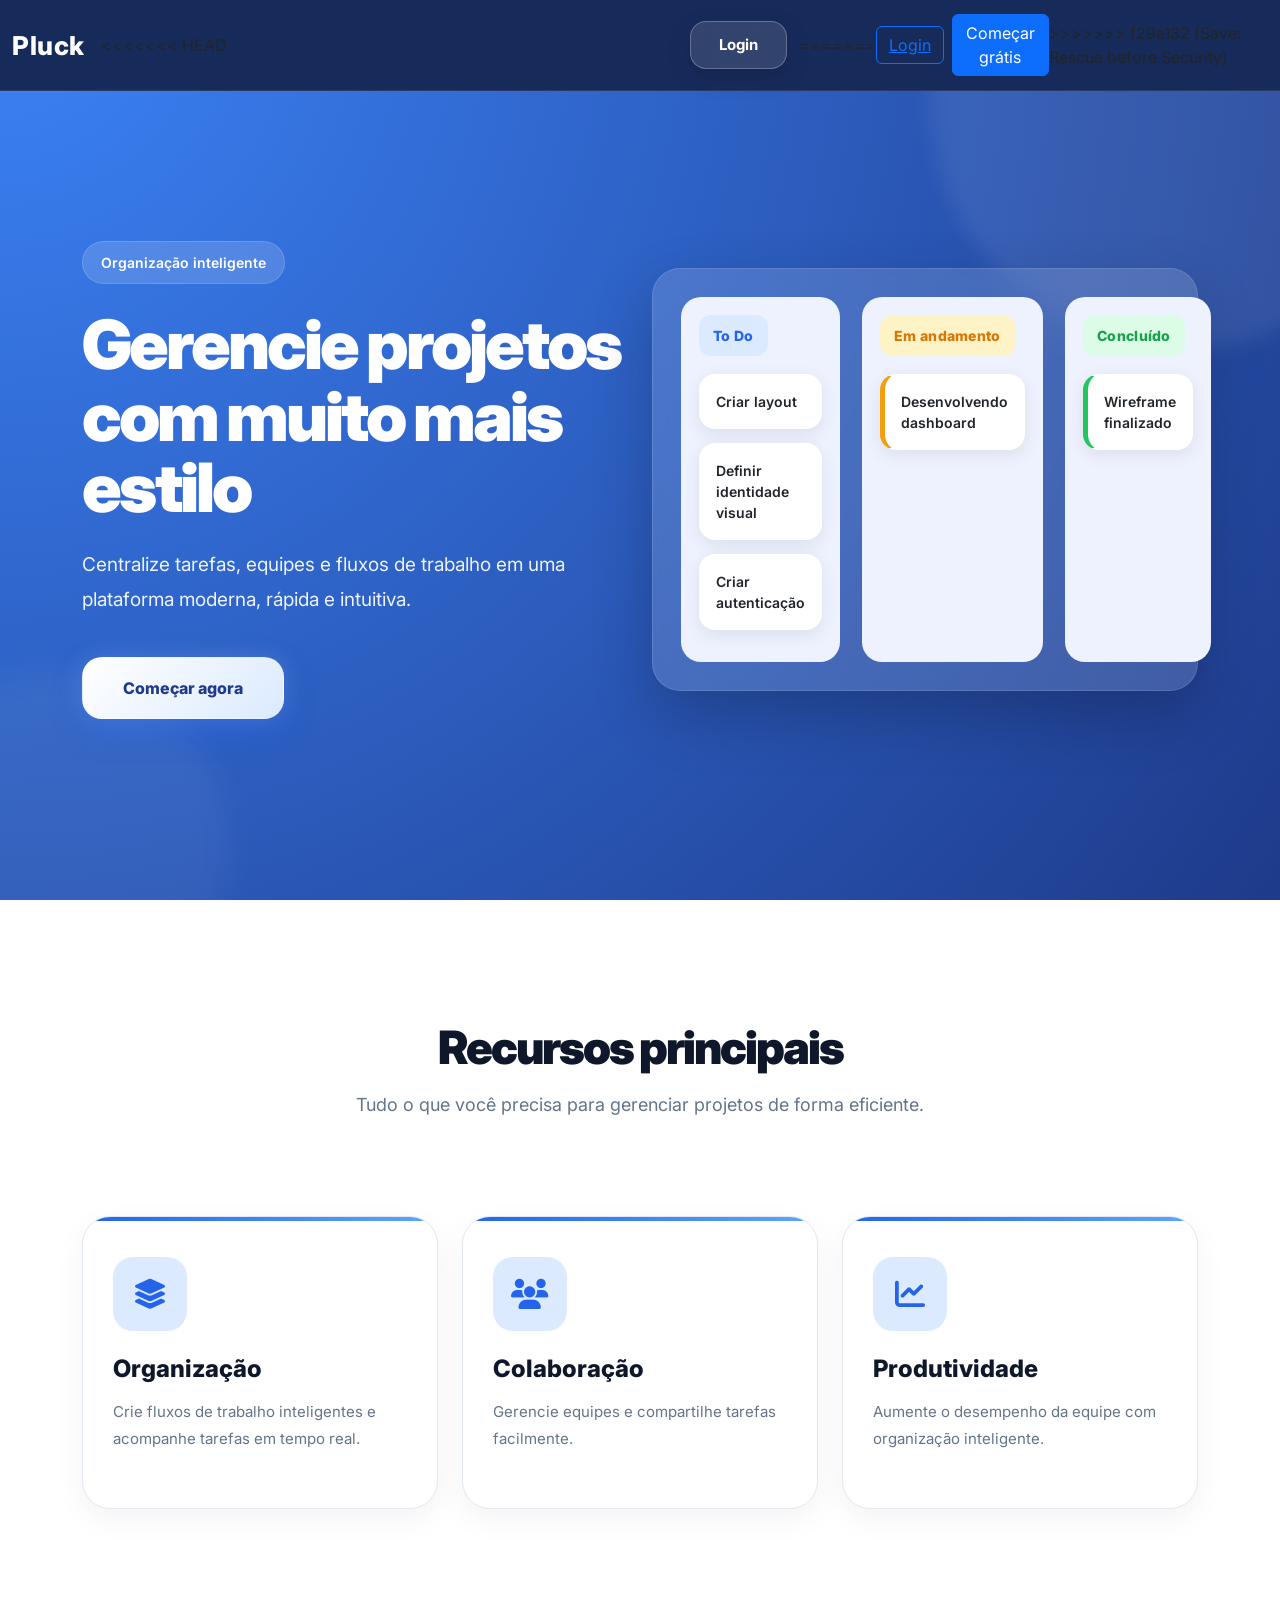
<file: frontend/index.html>
<!DOCTYPE html>
<html lang="pt-br">
<head>

    <meta charset="UTF-8">
    <meta name="viewport" content="width=device-width, initial-scale=1.0">

    <title>Pluck Manager</title>

    <link href="https://cdn.jsdelivr.net/npm/bootstrap@5.3.2/dist/css/bootstrap.min.css" rel="stylesheet">
    <link rel="stylesheet" href="homepage/home.css">

    <link rel="preconnect" href="https://fonts.googleapis.com">
    <link href="https://fonts.googleapis.com/css2?family=Inter:wght@400;500;600;700;800&display=swap" rel="stylesheet">

    <link rel="stylesheet"
          href="https://cdnjs.cloudflare.com/ajax/libs/font-awesome/6.5.1/css/all.min.css"/>

</head>

<body>

<!-- NAVBAR -->

<nav class="navbar navbar-expand-lg navbar-dark fixed-top custom-navbar">

    <div class="container">

        <a class="navbar-brand d-flex align-items-center gap-2" href="#">

            <span>Pluck</span>

        </a>

<<<<<<< HEAD
        <div class="ms-auto">
            <a href="login/login.html" class="btn btn-login">
                Login
            </a>
        </div>

    </div>
=======
</ul>

<button class="btn btn-outline-primary me-2"><a href="/login/login.html"> Login</a></button>
<button class="btn btn-primary"><a href="/register/register.html" class="text-white text-decoration-none"      > Começar grátis</a></button>

</div>
</div>
>>>>>>> f29a132 (Save: Rescue before Security)
</nav>

<!-- HERO -->

<section class="hero">

    <div class="container">

        <div class="row align-items-center">

            <div class="col-lg-6 hero-text">

<span class="badge-hero">
Organização inteligente
</span>

                <h1>
                    Gerencie projetos <br>
                    com muito mais estilo
                </h1>

                <p>
                    Centralize tarefas, equipes e fluxos de trabalho em uma plataforma moderna,
                    rápida e intuitiva.
                </p>

                <a href="register/register.html" class="btn btn-main">
                    Começar agora
                </a>

            </div>

            <div class="col-lg-6">

                <div class="kanban-board">

                    <div class="kanban-col">

                        <div class="kanban-title todo">
                            To Do
                        </div>

                        <div class="task">
                            Criar layout
                        </div>

                        <div class="task">
                            Definir identidade visual
                        </div>

                        <div class="task">
                            Criar autenticação
                        </div>

                    </div>

                    <div class="kanban-col">

                        <div class="kanban-title doing">
                            Em andamento
                        </div>

                        <div class="task active-task">
                            Desenvolvendo dashboard
                        </div>

                    </div>

                    <div class="kanban-col">

                        <div class="kanban-title done-title">
                            Concluído
                        </div>

                        <div class="task done">
                            Wireframe finalizado
                        </div>

                    </div>

                </div>

            </div>

        </div>

    </div>

</section>

<!-- FEATURES -->

<section class="features">

    <div class="container">

        <div class="section-title text-center">

            <h2>Recursos principais</h2>

            <p>
                Tudo o que você precisa para gerenciar projetos de forma eficiente.
            </p>

        </div>

        <div class="row g-4 mt-4">

            <div class="col-md-4">

                <div class="feature-card">

                    <div class="icon-box">
                        <i class="fa-solid fa-layer-group"></i>
                    </div>

                    <h4>Organização</h4>

                    <p>
                        Crie fluxos de trabalho inteligentes e acompanhe tarefas em tempo real.
                    </p>

                </div>

            </div>

            <div class="col-md-4">

                <div class="feature-card">

                    <div class="icon-box">
                        <i class="fa-solid fa-users"></i>
                    </div>

                    <h4>Colaboração</h4>

                    <p>
                        Gerencie equipes e compartilhe tarefas facilmente.
                    </p>

                </div>

            </div>

            <div class="col-md-4">

                <div class="feature-card">

                    <div class="icon-box">
                        <i class="fa-solid fa-chart-line"></i>
                    </div>

                    <h4>Produtividade</h4>

                    <p>
                        Aumente o desempenho da equipe com organização inteligente.
                    </p>

                </div>

            </div>

        </div>

    </div>

</section>

</body>
</html>
</file>
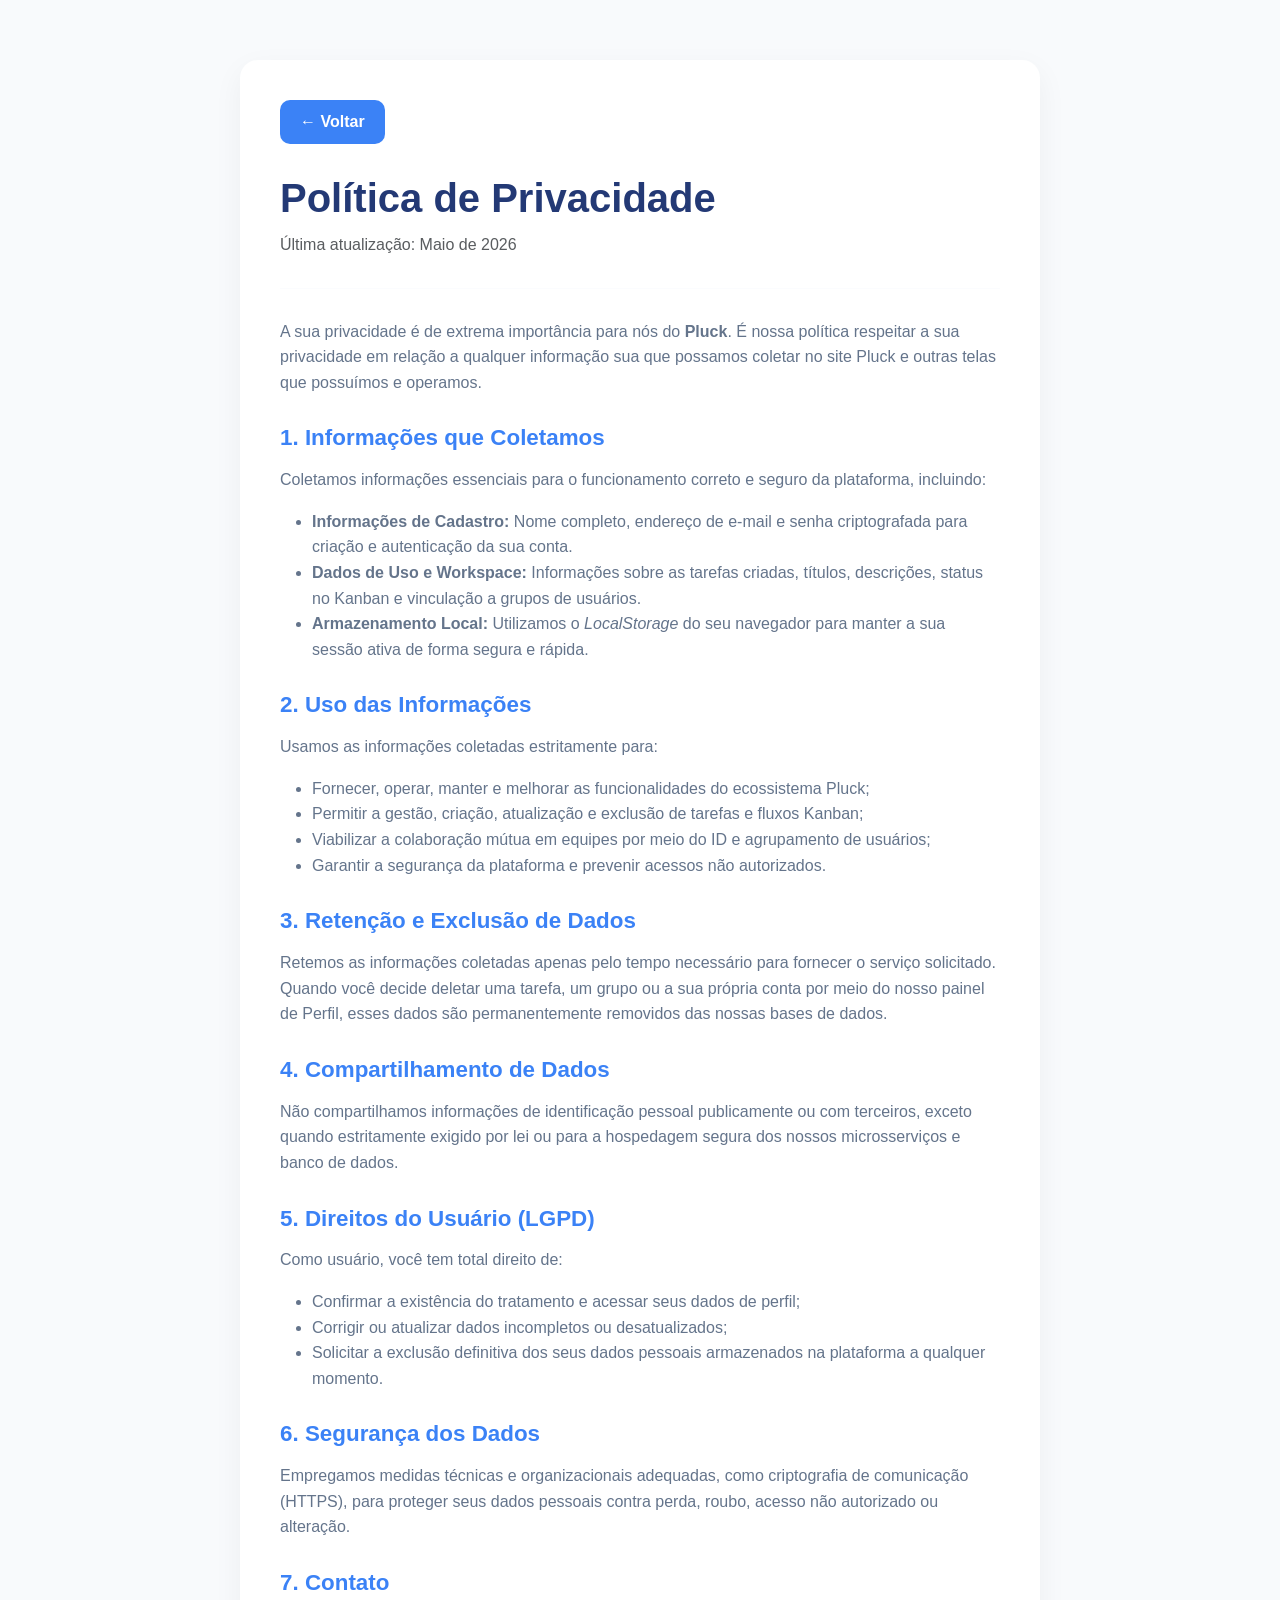
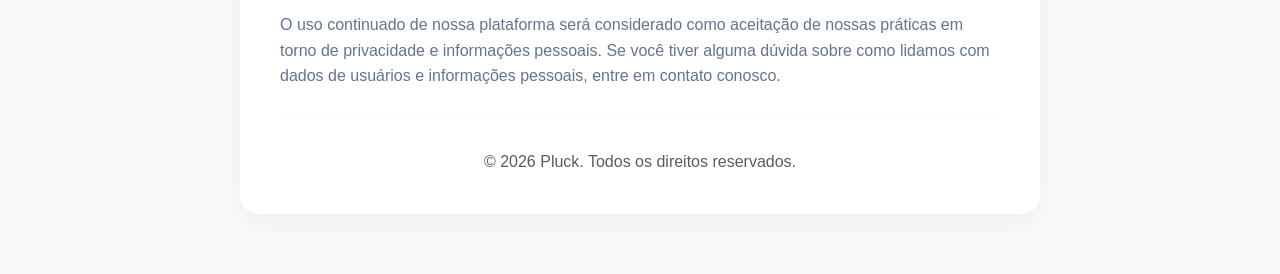
<file: frontend/kanban/politicas.html>
<!DOCTYPE html>
<html lang="pt-br">
<head>
    <meta charset="UTF-8">
    <meta name="viewport" content="width=device-width, initial-scale=1.0">
    <title>Política de Privacidade - Pluck</title>
    <link rel="icon" type="image/png" sizes="32x32" href="../assets/images/favicon-32x32.png">
    <link href="https://cdn.jsdelivr.net/npm/bootstrap@5.3.2/dist/css/bootstrap.min.css" rel="stylesheet">
    <style>
        body {
            background-color: #f8fafc;
            color: #334155;
            font-family: -apple-system, BlinkMacSystemFont, "Segoe UI", Roboto, sans-serif;
        }
        .policy-container {
            max-width: 800px;
            margin: 60px auto;
            background: #ffffff;
            padding: 40px;
            border-radius: 18px;
            box-shadow: 0 10px 30px rgba(0, 0, 0, 0.05);
        }
        h1 {
            color: #233975;
            font-weight: 700;
            margin-bottom: 10px;
        }
        h2 {
            color: #3b82f6;
            font-size: 1.4rem;
            font-weight: 600;
            margin-top: 30px;
            margin-bottom: 15px;
        }
        p, li {
            line-height: 1.6;
            font-size: 1rem;
            color: #64748b;
        }
        .back-btn {
            background-color: #3b82f6;
            color: white;
            border: none;
            padding: 10px 20px;
            border-radius: 10px;
            font-weight: 600;
            text-decoration: none;
            display: inline-block;
            margin-bottom: 30px;
            transition: background 0.2s;
        }
        .back-btn:hover {
            background-color: #2563eb;
            color: white;
        }
        hr {
            border-top: 1px solid #edf2f9;
            margin: 30px 0;
        }
    </style>
</head>
<body>

<div class="container">
    <div class="policy-container">
        <a href="https://pluck-woad.vercel.app/kanban/kanban.html" class="back-btn">← Voltar</a>

        <h1>Política de Privacidade</h1>
        <p class="text-muted">Última atualização: Maio de 2026</p>
        <hr>

        <p>A sua privacidade é de extrema importância para nós do <strong>Pluck</strong>. É nossa política respeitar a sua privacidade em relação a qualquer informação sua que possamos coletar no site Pluck e outras telas que possuímos e operamos.</p>

        <h2>1. Informações que Coletamos</h2>
        <p>Coletamos informações essenciais para o funcionamento correto e seguro da plataforma, incluindo:</p>
        <ul>
            <li><strong>Informações de Cadastro:</strong> Nome completo, endereço de e-mail e senha criptografada para criação e autenticação da sua conta.</li>
            <li><strong>Dados de Uso e Workspace:</strong> Informações sobre as tarefas criadas, títulos, descrições, status no Kanban e vinculação a grupos de usuários.</li>
            <li><strong>Armazenamento Local:</strong> Utilizamos o <em>LocalStorage</em> do seu navegador para manter a sua sessão ativa de forma segura e rápida.</li>
        </ul>

        <h2>2. Uso das Informações</h2>
        <p>Usamos as informações coletadas estritamente para:</p>
        <ul>
            <li>Fornecer, operar, manter e melhorar as funcionalidades do ecossistema Pluck;</li>
            <li>Permitir a gestão, criação, atualização e exclusão de tarefas e fluxos Kanban;</li>
            <li>Viabilizar a colaboração mútua em equipes por meio do ID e agrupamento de usuários;</li>
            <li>Garantir a segurança da plataforma e prevenir acessos não autorizados.</li>
        </ul>

        <h2>3. Retenção e Exclusão de Dados</h2>
        <p>Retemos as informações coletadas apenas pelo tempo necessário para fornecer o serviço solicitado. Quando você decide deletar uma tarefa, um grupo ou a sua própria conta por meio do nosso painel de Perfil, esses dados são permanentemente removidos das nossas bases de dados.</p>

        <h2>4. Compartilhamento de Dados</h2>
        <p>Não compartilhamos informações de identificação pessoal publicamente ou com terceiros, exceto quando estritamente exigido por lei ou para a hospedagem segura dos nossos microsserviços e banco de dados.</p>

        <h2>5. Direitos do Usuário (LGPD)</h2>
        <p>Como usuário, você tem total direito de:</p>
        <ul>
            <li>Confirmar a existência do tratamento e acessar seus dados de perfil;</li>
            <li>Corrigir ou atualizar dados incompletos ou desatualizados;</li>
            <li>Solicitar a exclusão definitiva dos seus dados pessoais armazenados na plataforma a qualquer momento.</li>
        </ul>

        <h2>6. Segurança dos Dados</h2>
        <p>Empregamos medidas técnicas e organizacionais adequadas, como criptografia de comunicação (HTTPS), para proteger seus dados pessoais contra perda, roubo, acesso não autorizado ou alteração.</p>

        <h2>7. Contato</h2>
        <p>O uso continuado de nossa plataforma será considerado como aceitação de nossas práticas em torno de privacidade e informações pessoais. Se você tiver alguma dúvida sobre como lidamos com dados de usuários e informações pessoais, entre em contato conosco.</p>

        <hr>
        <div class="text-center text-muted footer-text">
            <span>© 2026 Pluck. Todos os direitos reservados.</span>
        </div>
    </div>
</div>

</body>
</html>
</file>
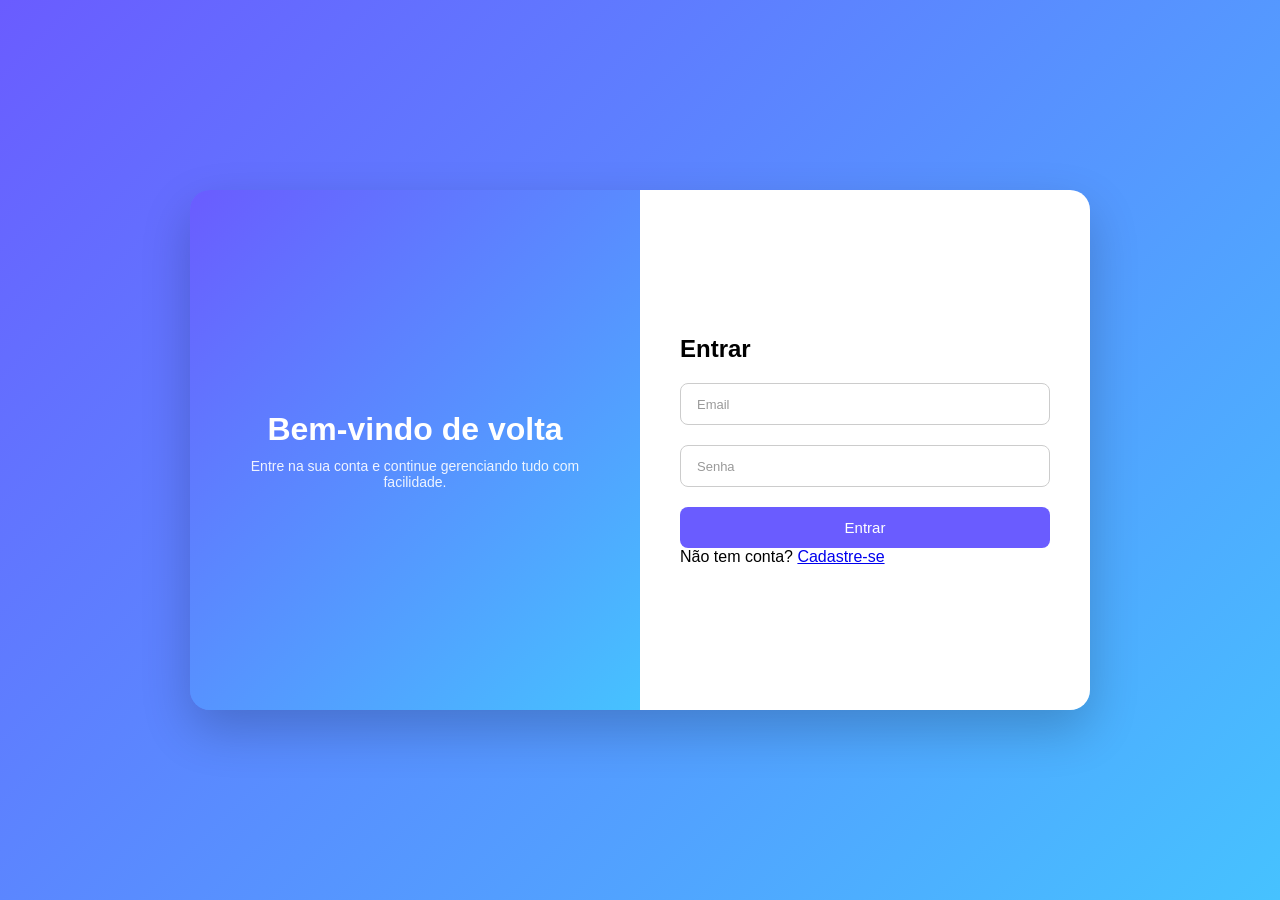
<file: frontend/login/login.html>
<!DOCTYPE html>
<html lang="pt-br">
<head>
    <meta charset="UTF-8">
    <meta name="viewport" content="width=device-width, initial-scale=1.0">
    <title>Login - Pluck</title>
    <link rel="stylesheet" href="login.css">
    <link rel="icon" type="image/png" sizes="32x32" href="../assets/images/favicon-32x32.png">
<link rel="icon" type="image/png" sizes="16x16" href="../assets/images/favicon-16x16.png">

</head>

<body>

<div id="pluckToast" class="toast text-white border-0" role="alert" aria-live="assertive" aria-atomic="true"
     style="position: fixed !important; top: 24px !important; right: 24px !important; z-index: 99999 !important;
            border-radius: 16px; box-shadow: 0 12px 40px rgba(0, 0, 0, 0.25); min-width: 320px; display: none;
            backdrop-filter: blur(8px); -webkit-backdrop-filter: blur(8px); transition: all 0.4s cubic-bezier(0.175, 0.885, 0.32, 1.275);">
    <div class="d-flex align-items-center" style="padding: 16px;">
        <div id="toastIcon" style="font-size: 20px; margin-right: 12px; display: flex; align-items-center;"></div>

        <div class="toast-body fw-medium" id="toastMessage" style="font-size: 14px; font-family: -apple-system, BlinkMacSystemFont, 'Segoe UI', Roboto, Helvetica, Arial, sans-serif; flex-grow: 1; letter-spacing: -0.2px; line-height: 1.4;">
        </div>

        <button type="button" class="btn-close btn-close-white ms-auto me-1" data-bs-dismiss="toast" aria-label="Close" style="box-shadow: none; opacity: 0.6; width: 0.8em; height: 0.8em;"></button>
    </div>
</div>

<div class="container">

    <div class="card">

        <!-- LADO ESQUERDO -->
        <div class="left">
            <h1>Bem-vindo de volta</h1>
            <p>
                Entre na sua conta e continue gerenciando tudo com facilidade.
            </p>
        </div>

        <!-- LADO DIREITO -->
        <div class="right">
            <h2>Entrar</h2>

            <form id="loginForm">

                <div class="input-group">
                    <input type="email" id="email" required>
                    <label>Email</label>
                </div>

                <div class="input-group">
                    <input type="password" id="password" required>
                    <label>Senha</label>
                </div>

                <button type="submit">Entrar</button>

            </form>

            <p class="link">
                Não tem conta? <a href="../register/register.html">Cadastre-se</a>
            </p>

        </div>

    </div>

</div>

<script src="https://cdn.jsdelivr.net/npm/bootstrap@5.3.2/dist/js/bootstrap.bundle.min.js"></script>
<script src="login.js"></script>

</body>
</html>
</file>
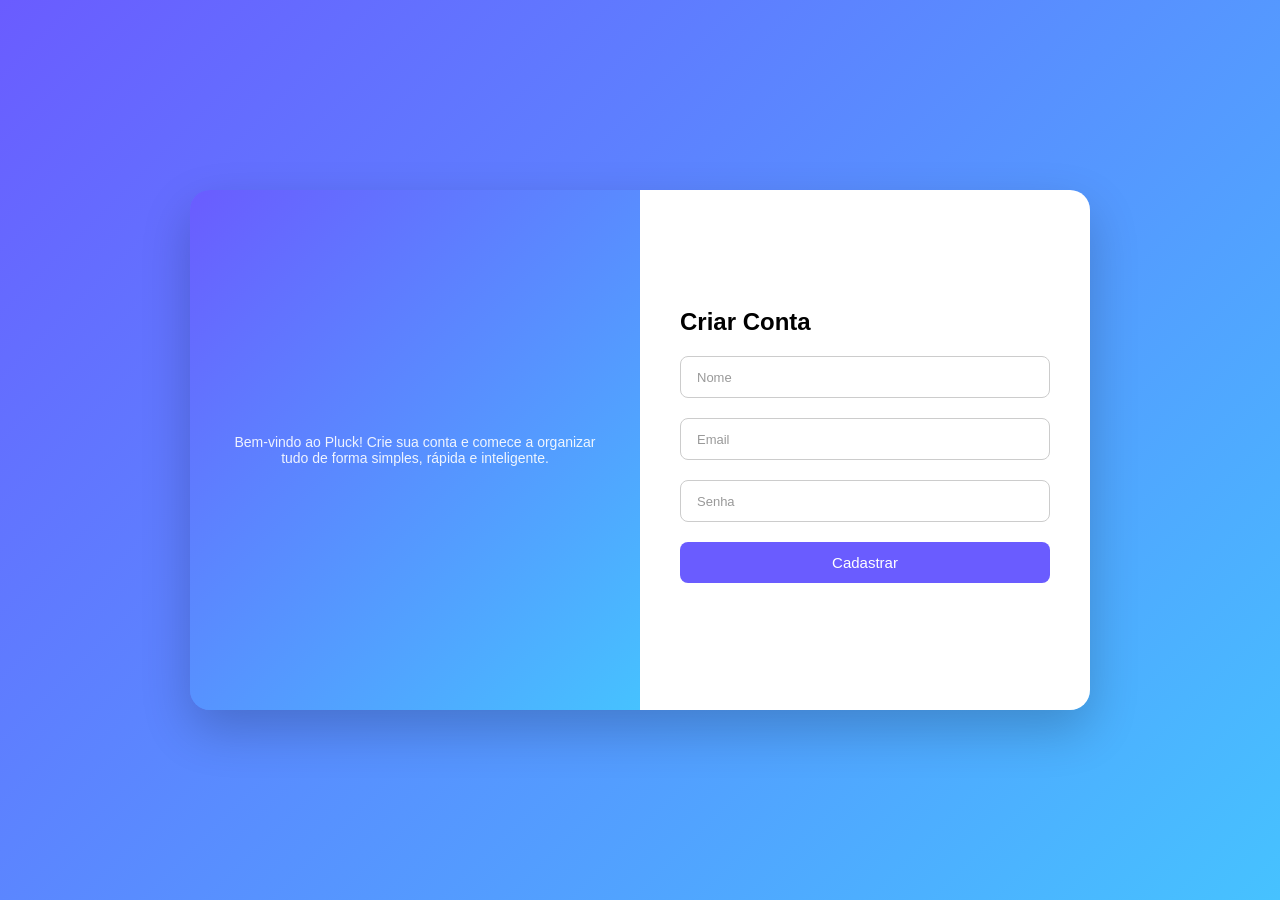
<file: frontend/register/register.html>
<!DOCTYPE html>
<html lang="pt-BR">
<head>
  <meta charset="UTF-8">
  <meta name="viewport" content="width=device-width, initial-scale=1.0">
  <title>Cadastro - Pluck</title>
  <link rel="stylesheet" href="register.css">
  <link rel="icon" type="image/png" sizes="32x32" href="../assets/images/favicon-32x32.png">
<link rel="icon" type="image/png" sizes="16x16" href="../assets/images/favicon-16x16.png">

</head>
<body>

<div id="pluckToast" class="toast text-white border-0" role="alert" aria-live="assertive" aria-atomic="true"
     style="position: fixed !important; top: 24px !important; right: 24px !important; z-index: 99999 !important;
            border-radius: 16px; box-shadow: 0 12px 40px rgba(0, 0, 0, 0.25); min-width: 320px; display: none;
            backdrop-filter: blur(8px); -webkit-backdrop-filter: blur(8px); transition: all 0.4s cubic-bezier(0.175, 0.885, 0.32, 1.275);">
  <div class="d-flex align-items-center" style="padding: 16px;">
    <div id="toastIcon" style="font-size: 20px; margin-right: 12px; display: flex; align-items-center;"></div>

    <div class="toast-body fw-medium" id="toastMessage" style="font-size: 14px; font-family: -apple-system, BlinkMacSystemFont, 'Segoe UI', Roboto, Helvetica, Arial, sans-serif; flex-grow: 1; letter-spacing: -0.2px; line-height: 1.4;">
    </div>

    <button type="button" class="btn-close btn-close-white ms-auto me-1" data-bs-dismiss="toast" aria-label="Close" style="box-shadow: none; opacity: 0.6; width: 0.8em; height: 0.8em;"></button>
  </div>
</div>

<div class="container">

  <!-- CARD -->
  <div class="card">

    <!-- LADO ESQUERDO -->
    <div class="left">

      <p>
        Bem-vindo ao Pluck! Crie sua conta e comece a organizar tudo de forma simples,
        rápida e inteligente.
      </p>
    </div>

    <!-- LADO DIREITO -->
    <div class="right">
      <h2>Criar Conta</h2>

      <form id="cadastroForm">
        <div class="input-group">
          <input type="text" id="name" required>
          <label>Nome</label>
        </div>

        <div class="input-group">
          <input type="email" id="email" required>
          <label>Email</label>
        </div>

        <div class="input-group">
          <input type="password" id="password" required>
          <label>Senha</label>
        </div>

        <button type="submit">Cadastrar</button>
      </form>

      <div class="msg" id="msg"></div>
    </div>

  </div>

</div>

<script src="https://cdn.jsdelivr.net/npm/bootstrap@5.3.2/dist/js/bootstrap.bundle.min.js"></script>
<script src="register.js"></script>
</body>
</html>
</file>
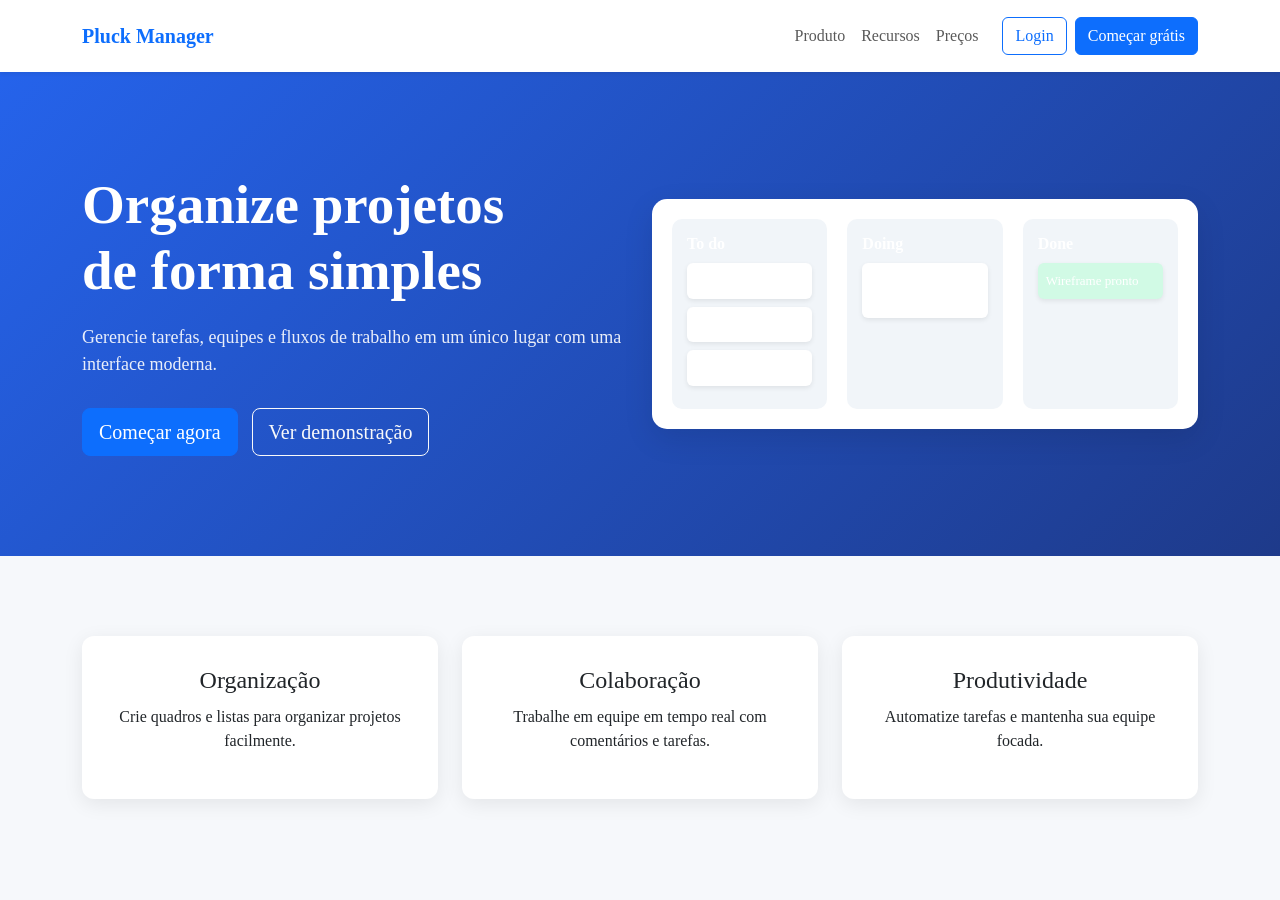
<file: manager/src/main/resources/static/homepage/home.html>
<!DOCTYPE html>
<html lang="pt-br">
<head>

<meta charset="UTF-8">
<meta name="viewport" content="width=device-width, initial-scale=1.0">

<title>Pluck</title>

<link href="https://cdn.jsdelivr.net/npm/bootstrap@5.3.2/dist/css/bootstrap.min.css" rel="stylesheet">

<link rel="stylesheet" href="home.css">

</head>
<body>
<nav class="navbar navbar-expand-lg navbar-light bg-white shadow-sm py-3">
<div class="container">

<a class="navbar-brand fw-bold text-primary" href="#">Pluck Manager</a>

<button class="navbar-toggler" data-bs-toggle="collapse" data-bs-target="#menu">
<span class="navbar-toggler-icon"></span>
</button>

<div class="collapse navbar-collapse" id="menu">

<ul class="navbar-nav ms-auto me-3">

<li class="nav-item">
<a class="nav-link" href="#">Produto</a>
</li>

<li class="nav-item">
<a class="nav-link" href="#">Recursos</a>
</li>

<li class="nav-item">
<a class="nav-link" href="#">Preços</a>
</li>

</ul>

<button class="btn btn-outline-primary me-2">Login</button>
<button class="btn btn-primary">Começar grátis</button>

</div>
</div>
</nav>


<section class="hero">

<div class="container">

<div class="row align-items-center">

<div class="col-lg-6 hero-text">

<h1>
Organize projetos <br>
de forma simples
</h1>

<p>
Gerencie tarefas, equipes e fluxos de trabalho em um único lugar com uma interface moderna.
</p>

<div class="hero-buttons">

<button class="btn btn-primary btn-lg">
Começar agora
</button>

<button class="btn btn-outline-light btn-lg">
Ver demonstração
</button>

</div>

</div>


<div class="col-lg-6">

<div class="kanban-board">

<div class="kanban-col">

<h6>To do</h6>

<div class="task">Criar layout</div>
<div class="task">Definir cores</div>
<div class="task">Criar login</div>

</div>


<div class="kanban-col">

<h6>Doing</h6>

<div class="task">Desenvolvendo interface</div>

</div>


<div class="kanban-col">

<h6>Done</h6>

<div class="task done">Wireframe pronto</div>

</div>

</div>

</div>

</div>
</div>
</section>

<section class="features">

<div class="container">

<div class="row text-center">

<div class="col-md-4">

<div class="feature-card">

<h4>Organização</h4>

<p>Crie quadros e listas para organizar projetos facilmente.</p>

</div>
</div>
<div class="col-md-4">

<div class="feature-card">

<h4>Colaboração</h4>

<p>Trabalhe em equipe em tempo real com comentários e tarefas.</p>
</div>
</div>
<div class="col-md-4">

<div class="feature-card">

<h4>Produtividade</h4>

<p>Automatize tarefas e mantenha sua equipe focada.</p>

</div>
</div>
</div>
</div>
</section>

<script src="https://cdn.jsdelivr.net/npm/bootstrap@5.3.2/dist/js/bootstrap.bundle.min.js"></script>

</body>
</html>
</file>
<file: frontend/homepage/home.css>
*{
margin:0;
padding:0;
box-sizing:border-box;
}

body{
font-family:'Inter',sans-serif;
background:#f4f7fb;
overflow-x:hidden;
}

/* NAVBAR */

.custom-navbar{
background:#172b5b;
padding:14px 0;
border-bottom:1px solid rgba(255,255,255,0.08);
position:fixed;
top:0;
left:0;
width:100%;
z-index:999;
backdrop-filter:blur(12px);
}


.navbar-brand{
font-weight:800;
font-size:26px;
color:white !important;
letter-spacing:0.5px;
display:flex;
align-items:center;
gap:14px;
}

/* LOGIN BUTTON */

.btn-login{
background:rgba(255,255,255,0.12);
border:1px solid rgba(255,255,255,0.25);
backdrop-filter:blur(12px);
color:white;
padding:12px 28px;
border-radius:16px;
font-weight:700;
font-size:15px;
text-decoration:none;
transition:all 0.35s ease;
display:inline-flex;
align-items:center;
justify-content:center;
box-shadow:0 8px 25px rgba(0,0,0,0.15);
position:relative;
overflow:hidden;
}

.btn-login::before{
content:"";
position:absolute;
top:0;
left:-120%;
width:100%;
height:100%;
background:linear-gradient(
120deg,
transparent,
rgba(255,255,255,0.35),
transparent
);
transition:0.7s;
}

.btn-login:hover::before{
left:120%;
}

.btn-login:hover{
transform:translateY(-3px);
background:white;
color:#1e3a8a;
box-shadow:0 15px 35px rgba(255,255,255,0.25);
}

/* HERO */

.hero{
min-height:100vh;
display:flex;
align-items:center;
background:
radial-gradient(circle at top left,#3b82f6,#1e3a8a);
padding:160px 0 100px;
position:relative;
overflow:hidden;
}

.hero::before{
content:"";
position:absolute;
width:500px;
height:500px;
background:rgba(255,255,255,0.08);
border-radius:50%;
top:-150px;
right:-150px;
filter:blur(10px);
}

.hero::after{
content:"";
position:absolute;
width:350px;
height:350px;
background:rgba(255,255,255,0.05);
border-radius:50%;
bottom:-120px;
left:-120px;
filter:blur(15px);
}

.hero-text{
color:white;
position:relative;
z-index:2;
}

.badge-hero{
display:inline-block;
padding:10px 18px;
background:rgba(255,255,255,0.15);
border-radius:999px;
margin-bottom:25px;
font-size:14px;
backdrop-filter:blur(10px);
border:1px solid rgba(255,255,255,0.15);
font-weight:600;
}

.hero-text h1{
font-size:68px;
font-weight:900;
line-height:1.05;
margin-bottom:25px;
letter-spacing:-3px;
}

.hero-text p{
font-size:19px;
line-height:1.8;
opacity:0.92;
margin-bottom:40px;
max-width:560px;
}

/* MAIN BUTTON */

.btn-main{
background:linear-gradient(135deg,#ffffff,#dbeafe);
color:#1e3a8a;
padding:18px 40px;
border-radius:20px;
font-weight:800;
font-size:16px;
text-decoration:none;
display:inline-flex;
align-items:center;
justify-content:center;
gap:10px;
transition:all 0.35s ease;
box-shadow:
0 12px 30px rgba(37,99,235,0.35),
0 0 25px rgba(255,255,255,0.15);
position:relative;
overflow:hidden;
}

.btn-main::before{
content:"";
position:absolute;
top:0;
left:-120%;
width:100%;
height:100%;
background:linear-gradient(
120deg,
transparent,
rgba(255,255,255,0.55),
transparent
);
transition:0.7s;
}

.btn-main:hover::before{
left:120%;
}

.btn-main:hover{
transform:translateY(-5px) scale(1.02);
box-shadow:
0 18px 45px rgba(37,99,235,0.45),
0 0 35px rgba(255,255,255,0.25);
background:linear-gradient(135deg,#ffffff,#bfdbfe);
color:#1e40af;
}

/* KANBAN */

.kanban-board{
display:flex;
gap:22px;
background:rgba(255,255,255,0.14);
backdrop-filter:blur(16px);
padding:28px;
border-radius:28px;
box-shadow:0 25px 60px rgba(0,0,0,0.22);
position:relative;
z-index:2;
border:1px solid rgba(255,255,255,0.12);
}

.kanban-col{
width:220px;
background:#eef2ff;
padding:18px;
border-radius:20px;
transition:0.3s ease;
}

.kanban-col:hover{
transform:translateY(-4px);
}

.kanban-title{
font-size:14px;
font-weight:800;
margin-bottom:18px;
padding:10px 14px;
border-radius:12px;
display:inline-block;
letter-spacing:0.3px;
}

.todo{
background:#dbeafe;
color:#2563eb;
}

.doing{
background:#fef3c7;
color:#d97706;
}

.done-title{
background:#dcfce7;
color:#16a34a;
}

.task{
background:white;
padding:16px;
border-radius:16px;
margin-bottom:14px;
font-size:14px;
font-weight:600;
box-shadow:0 5px 18px rgba(0,0,0,0.08);
transition:0.3s;
cursor:pointer;
border:1px solid transparent;
}

.task:hover{
transform:translateY(-4px);
box-shadow:0 15px 25px rgba(0,0,0,0.12);
border-color:#bfdbfe;
}

.active-task{
border-left:5px solid #f59e0b;
}

.done{
border-left:5px solid #22c55e;
}

/* FEATURES */

.features{
padding:120px 0;
background:white;
position:relative;
}

.section-title{
margin-bottom:70px;
}

.section-title h2{
font-size:46px;
font-weight:900;
color:#0f172a;
margin-bottom:14px;
letter-spacing:-2px;
}

.section-title p{
color:#64748b;
font-size:18px;
max-width:650px;
margin:auto;
line-height:1.8;
}

.feature-card{
background:white;
padding:40px 30px;
border-radius:28px;
transition:0.4s;
height:100%;
box-shadow:0 10px 30px rgba(0,0,0,0.05);
border:1px solid #e2e8f0;
position:relative;
overflow:hidden;
}

.feature-card::before{
content:"";
position:absolute;
top:0;
left:0;
width:100%;
height:4px;
background:linear-gradient(to right,#2563eb,#60a5fa);
}

.feature-card:hover{
transform:translateY(-10px);
box-shadow:0 25px 45px rgba(37,99,235,0.15);
}

.icon-box{
width:74px;
height:74px;
background:#dbeafe;
display:flex;
align-items:center;
justify-content:center;
border-radius:20px;
margin-bottom:24px;
font-size:30px;
color:#2563eb;
transition:0.35s ease;
}

.feature-card:hover .icon-box{
transform:scale(1.08) rotate(4deg);
}

.feature-card h4{
font-size:24px;
font-weight:800;
margin-bottom:15px;
color:#0f172a;
}

.feature-card p{
color:#64748b;
line-height:1.8;
font-size:15px;
}

/* RESPONSIVO */

@media(max-width:992px){

.hero{
padding:150px 0 90px;
text-align:center;
}

.hero-text{
margin-bottom:60px;
}

.hero-text h1{
font-size:48px;
line-height:1.1;
}

.hero-text p{
margin:auto;
margin-bottom:35px;
}

.navbar-brand{
font-size:22px;
}

.logo{
width:50px;
height:50px;
}

.kanban-board{
flex-direction:column;
align-items:center;
padding:22px;
}

.kanban-col{
width:100%;
max-width:340px;
}

.section-title h2{
font-size:36px;
}

}

@media(max-width:576px){

.hero-text h1{
font-size:38px;
}

.hero-text p{
font-size:16px;
}

.btn-main{
width:100%;
}

.btn-login{
padding:10px 22px;
font-size:14px;
}

}
</file>
<file: frontend/login/login.css>
* {
    margin: 0;
    padding: 0;
    box-sizing: border-box;
    font-family: 'Segoe UI', sans-serif;
}


body {
    height: 100vh;
    background: linear-gradient(135deg,#6a5cff,#46c2ff);
    display: flex;
    justify-content: center;
    align-items: center;
}


.container {
    width: 100%;
    display: flex;
    justify-content: center;
    align-items: center;
}


.card {
    width: 900px;
    height: 520px;
    display: flex;
    border-radius: 20px;
    overflow: hidden;
    backdrop-filter: blur(10px);
    box-shadow: 0 20px 50px rgba(0,0,0,0.2);
}


.left {
    flex: 1;
    background: linear-gradient(135deg,#6a5cff,#46c2ff);
    color: white;
    display: flex;
    flex-direction: column;
    justify-content: center;
    align-items: center;
    padding: 40px;
    text-align: center;
}

.logo {
    width: 200px;
    margin-bottom: 20px;
}

.left h1 {
    font-size: 32px;
    margin-bottom: 10px;
}

.left p {
    font-size: 14px;
    opacity: 0.9;
}


.right {
    flex: 1;
    background: white;
    display: flex;
    flex-direction: column;
    justify-content: center;
    padding: 40px;
}

.right h2 {
    margin-bottom: 20px;
}


.input-group {
    position: relative;
    margin-bottom: 20px;
}

.input-group input {
    width: 100%;
    padding: 12px;
    border-radius: 8px;
    border: 1px solid #ccc;
    outline: none;
    font-size: 14px;
}

.input-group label {
    position: absolute;
    top: 50%;
    left: 12px;
    transform: translateY(-50%);
    background: white;
    padding: 0 5px;
    color: #999;
    font-size: 13px;
    transition: 0.3s;
}


.input-group input:focus + label,
.input-group input:valid + label {
    top: -8px;
    font-size: 11px;
    color: #6a5cff;
}


button {
    width: 100%;
    padding: 12px;
    border: none;
    background: #6a5cff;
    color: white;
    border-radius: 8px;
    font-size: 15px;
    cursor: pointer;
    transition: 0.3s;
}

button:hover {
    background: #5748d8;
    transform: scale(1.03);
}


.msg {
    margin-top: 10px;
}


@media (max-width: 900px) {
    .card {
        flex-direction: column;
        height: auto;
        width: 90%;
    }

    .left {
        height: 200px;
    }
}
</file>
<file: frontend/register/register.css>
* {
    margin: 0;
    padding: 0;
    box-sizing: border-box;
    font-family: 'Segoe UI', sans-serif;
}


body {
    height: 100vh;
    background: linear-gradient(135deg,#6a5cff,#46c2ff);
    display: flex;
    justify-content: center;
    align-items: center;
}


.container {
    width: 100%;
    display: flex;
    justify-content: center;
    align-items: center;
}


.card {
    width: 900px;
    height: 520px;
    display: flex;
    border-radius: 20px;
    overflow: hidden;
    backdrop-filter: blur(10px);
    box-shadow: 0 20px 50px rgba(0,0,0,0.2);
}


.left {
    flex: 1;
    background: linear-gradient(135deg,#6a5cff,#46c2ff);
    color: white;
    display: flex;
    flex-direction: column;
    justify-content: center;
    align-items: center;
    padding: 40px;
    text-align: center;
}

.logo {
    width: 200px;
    margin-bottom: 20px;
}

.left h1 {
    font-size: 32px;
    margin-bottom: 10px;
}

.left p {
    font-size: 14px;
    opacity: 0.9;
}


.right {
    flex: 1;
    background: white;
    display: flex;
    flex-direction: column;
    justify-content: center;
    padding: 40px;
}

.right h2 {
    margin-bottom: 20px;
}


.input-group {
    position: relative;
    margin-bottom: 20px;
}

.input-group input {
    width: 100%;
    padding: 12px;
    border-radius: 8px;
    border: 1px solid #ccc;
    outline: none;
    font-size: 14px;
}

.input-group label {
    position: absolute;
    top: 50%;
    left: 12px;
    transform: translateY(-50%);
    background: white;
    padding: 0 5px;
    color: #999;
    font-size: 13px;
    transition: 0.3s;
}


.input-group input:focus + label,
.input-group input:valid + label {
    top: -8px;
    font-size: 11px;
    color: #6a5cff;
}


button {
    width: 100%;
    padding: 12px;
    border: none;
    background: #6a5cff;
    color: white;
    border-radius: 8px;
    font-size: 15px;
    cursor: pointer;
    transition: 0.3s;
}

button:hover {
    background: #5748d8;
    transform: scale(1.03);
}


.msg {
    margin-top: 10px;
}


@media (max-width: 900px) {
    .card {
        flex-direction: column;
        height: auto;
        width: 90%;
    }

    .left {
        height: 200px;
    }
}
</file>
<file: manager/src/main/resources/static/homepage/home.css>
body{
background:#f6f8fb;
font-family:Segoe UI;
}

.hero{
background:linear-gradient(135deg,#2563eb,#1e3a8a);
color:white;
padding:100px 0;
}

.hero-text h1{
font-size:55px;
font-weight:700;
margin-bottom:20px;
}

.hero-text p{
font-size:18px;
opacity:0.9;
margin-bottom:30px;
}

.hero-buttons button{
margin-right:10px;
}

.kanban-board{
display:flex;
gap:20px;
background:white;
padding:20px;
border-radius:15px;
box-shadow:0 10px 30px rgba(0,0,0,0.1);
}

.kanban-col{
background:#f1f5f9;
padding:15px;
border-radius:10px;
width:160px;
}

.kanban-col h6{
margin-bottom:10px;
font-weight:600;
}

.task{
background:white;
padding:8px;
border-radius:6px;
margin-bottom:8px;
font-size:13px;
box-shadow:0 2px 5px rgba(0,0,0,0.08);
transition:0.2s;
}

.task:hover{
transform:scale(1.05);
}

.done{
background:#d1fae5;
}

.features{
padding:80px 0;
}

.feature-card{
background:white;
padding:30px;
border-radius:12px;
box-shadow:0 5px 20px rgba(0,0,0,0.08);
transition:0.3s;
}

.feature-card:hover{
transform:translateY(-8px);
}

.feature-card h4{
margin-bottom:10px;
}

@media(max-width:992px){

.hero-text h1{
font-size:38px;
}

.kanban-board{
margin-top:40px;
flex-wrap:wrap;
justify-content:center;
}
}
</file>
